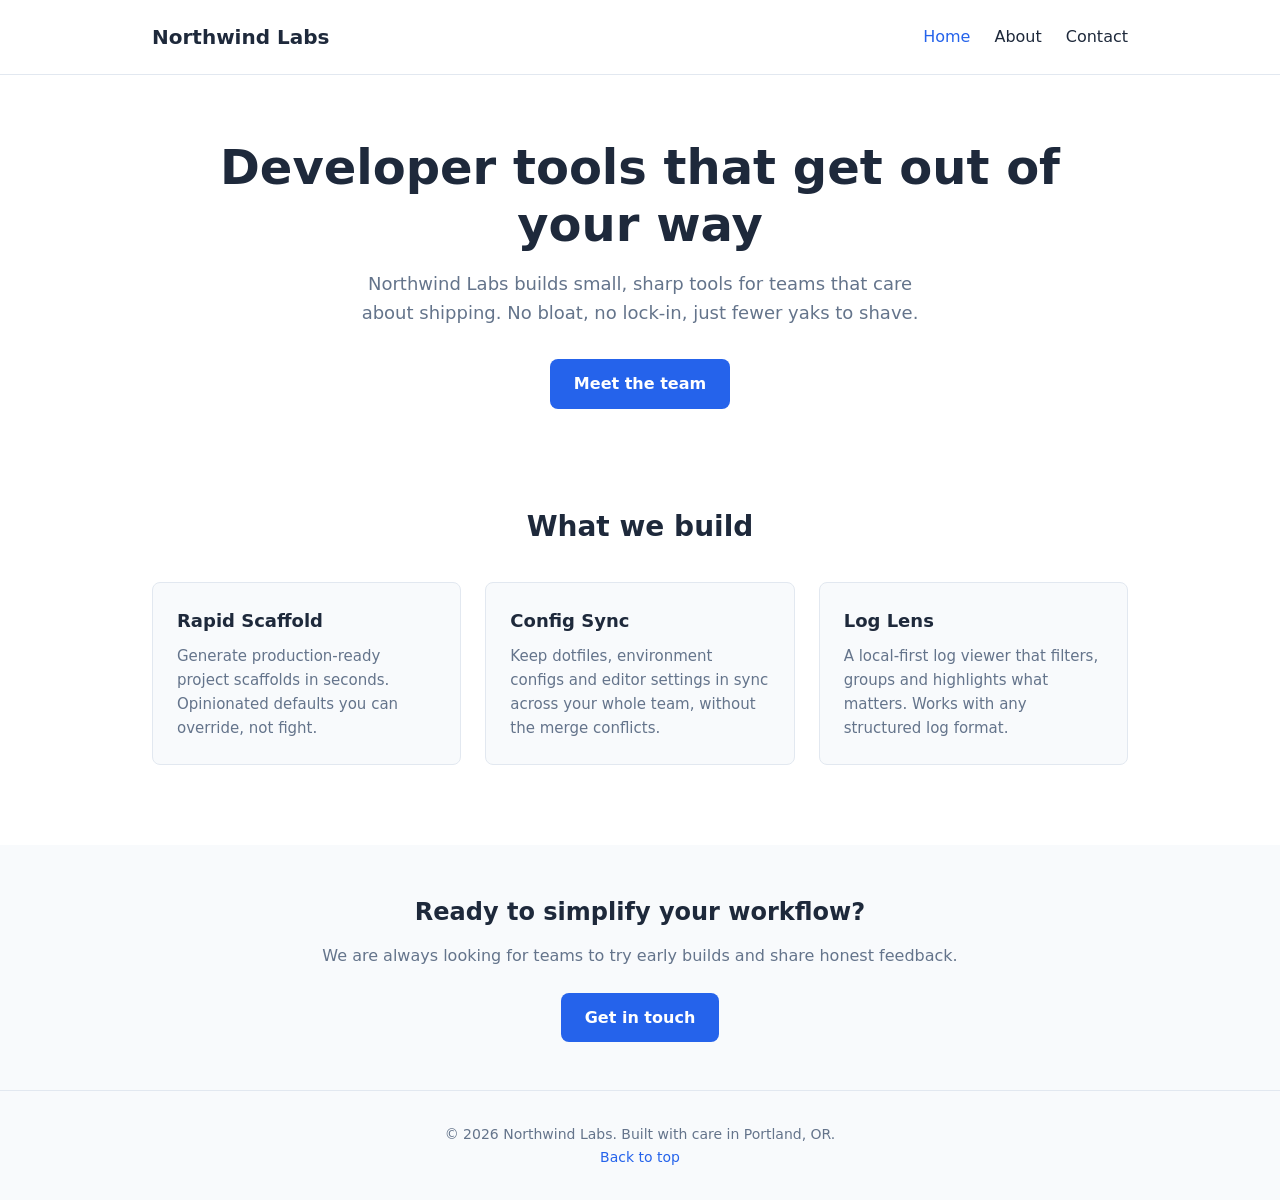
<file: index.html>
<!DOCTYPE html>
<html lang="en">
<head>
  <meta charset="utf-8">
  <meta name="viewport" content="width=device-width, initial-scale=1">
  <title>Northwind Labs — Developer Tools That Just Work</title>
  <meta name="description" content="Northwind Labs builds developer tools that help small teams ship faster with less friction.">
  <link rel="stylesheet" href="css/styles.css">
</head>
<body id="top">

  <header class="site-header">
    <div class="header-inner">
      <a href="index.html" class="logo">Northwind Labs</a>
      <button class="nav-toggle" aria-expanded="false" aria-controls="main-nav" aria-label="Toggle navigation">
        <svg viewBox="0 0 24 24" fill="none" stroke="currentColor" stroke-width="2" stroke-linecap="round">
          <line x1="3" y1="6" x2="21" y2="6"></line>
          <line x1="3" y1="12" x2="21" y2="12"></line>
          <line x1="3" y1="18" x2="21" y2="18"></line>
        </svg>
      </button>
      <nav>
        <ul class="nav-list" id="main-nav">
          <li><a href="index.html" aria-current="page">Home</a></li>
          <li><a href="about.html">About</a></li>
          <li><a href="contact.html">Contact</a></li>
        </ul>
      </nav>
    </div>
  </header>

  <main>
    <section class="hero">
      <div class="container">
        <h1>Developer tools that get out of your way</h1>
        <p>Northwind Labs builds small, sharp tools for teams that care about shipping. No bloat, no lock-in, just fewer yaks to shave.</p>
        <a href="about.html" class="btn">Meet the team</a>
      </div>
    </section>

    <section class="features">
      <div class="container">
        <h2>What we build</h2>
        <div class="card-grid">
          <article class="card">
            <h3>Rapid Scaffold</h3>
            <p>Generate production-ready project scaffolds in seconds. Opinionated defaults you can override, not fight.</p>
          </article>
          <article class="card">
            <h3>Config Sync</h3>
            <p>Keep dotfiles, environment configs and editor settings in sync across your whole team, without the merge conflicts.</p>
          </article>
          <article class="card">
            <h3>Log Lens</h3>
            <p>A local-first log viewer that filters, groups and highlights what matters. Works with any structured log format.</p>
          </article>
        </div>
      </div>
    </section>

    <section class="cta">
      <div class="container">
        <h2>Ready to simplify your workflow?</h2>
        <p>We are always looking for teams to try early builds and share honest feedback.</p>
        <a href="contact.html" class="btn">Get in touch</a>
      </div>
    </section>
  </main>

  <footer class="site-footer">
    <div class="footer-inner">
      <p>&copy; 2026 Northwind Labs. Built with care in Portland, OR.</p>
      <p><a href="#top">Back to top</a></p>
    </div>
  </footer>

  <script src="js/main.js"></script>
</body>
</html>
</file>
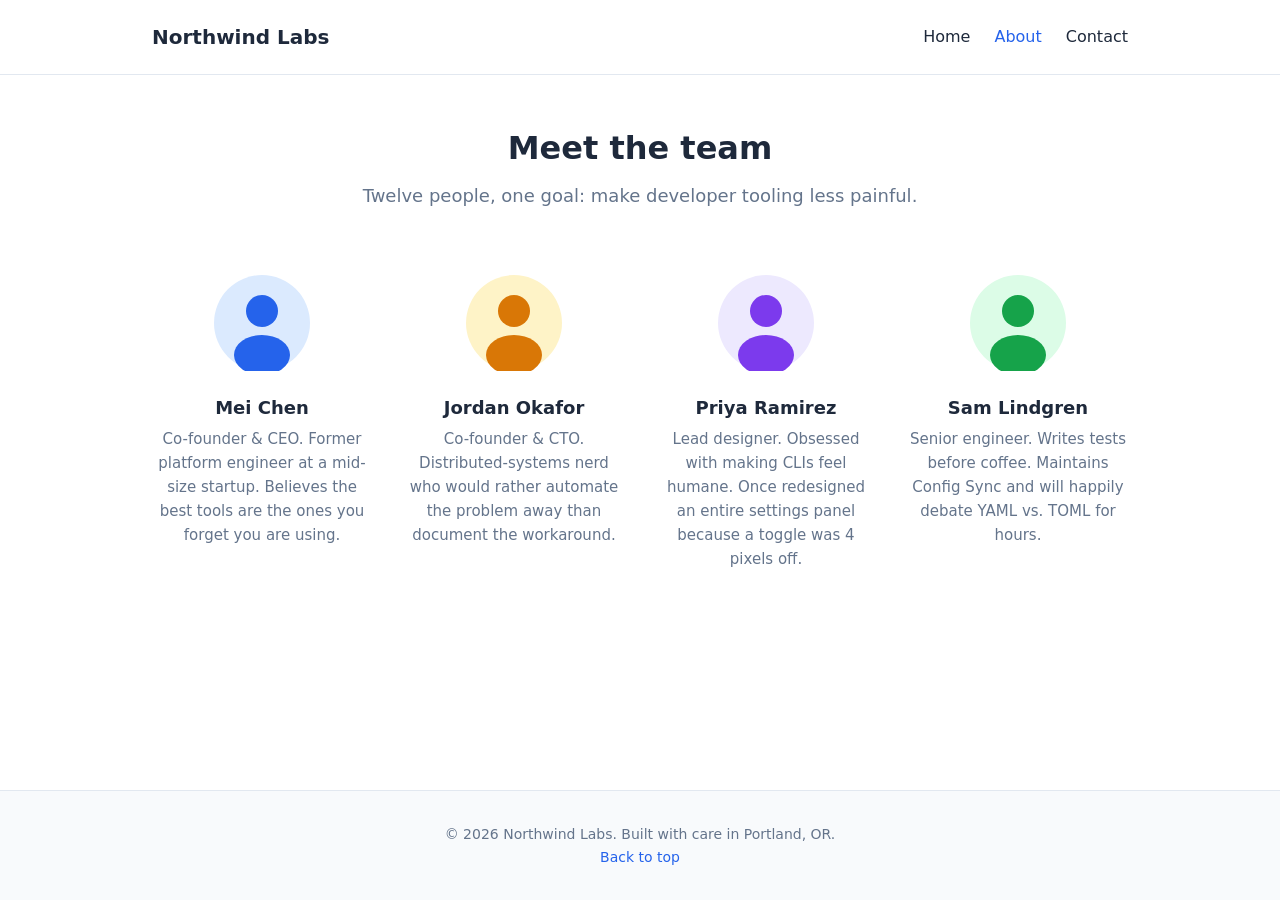
<file: about.html>
<!DOCTYPE html>
<html lang="en">
<head>
  <meta charset="utf-8">
  <meta name="viewport" content="width=device-width, initial-scale=1">
  <title>About — Northwind Labs</title>
  <meta name="description" content="Meet the team behind Northwind Labs. Twelve people building developer tools in Portland, OR.">
  <link rel="stylesheet" href="css/styles.css">
</head>
<body id="top">

  <header class="site-header">
    <div class="header-inner">
      <a href="index.html" class="logo">Northwind Labs</a>
      <button class="nav-toggle" aria-expanded="false" aria-controls="main-nav" aria-label="Toggle navigation">
        <svg viewBox="0 0 24 24" fill="none" stroke="currentColor" stroke-width="2" stroke-linecap="round">
          <line x1="3" y1="6" x2="21" y2="6"></line>
          <line x1="3" y1="12" x2="21" y2="12"></line>
          <line x1="3" y1="18" x2="21" y2="18"></line>
        </svg>
      </button>
      <nav>
        <ul class="nav-list" id="main-nav">
          <li><a href="index.html">Home</a></li>
          <li><a href="about.html" aria-current="page">About</a></li>
          <li><a href="contact.html">Contact</a></li>
        </ul>
      </nav>
    </div>
  </header>

  <main>
    <section class="page-header">
      <div class="container">
        <h1>Meet the team</h1>
        <p>Twelve people, one goal: make developer tooling less painful.</p>
      </div>
    </section>

    <section class="team">
      <div class="container">
        <div class="team-grid">

          <article class="member">
            <svg class="avatar" viewBox="0 0 96 96" xmlns="http://www.w3.org/2000/svg" role="img" aria-label="Illustrated portrait of Mei Chen">
              <circle cx="48" cy="48" r="48" fill="#dbeafe"/>
              <circle cx="48" cy="36" r="16" fill="#2563eb"/>
              <ellipse cx="48" cy="80" rx="28" ry="20" fill="#2563eb"/>
            </svg>
            <h2>Mei Chen</h2>
            <p>Co-founder &amp; CEO. Former platform engineer at a mid-size startup. Believes the best tools are the ones you forget you are using.</p>
          </article>

          <article class="member">
            <svg class="avatar" viewBox="0 0 96 96" xmlns="http://www.w3.org/2000/svg" role="img" aria-label="Illustrated portrait of Jordan Okafor">
              <circle cx="48" cy="48" r="48" fill="#fef3c7"/>
              <circle cx="48" cy="36" r="16" fill="#d97706"/>
              <ellipse cx="48" cy="80" rx="28" ry="20" fill="#d97706"/>
            </svg>
            <h2>Jordan Okafor</h2>
            <p>Co-founder &amp; CTO. Distributed-systems nerd who would rather automate the problem away than document the workaround.</p>
          </article>

          <article class="member">
            <svg class="avatar" viewBox="0 0 96 96" xmlns="http://www.w3.org/2000/svg" role="img" aria-label="Illustrated portrait of Priya Ramirez">
              <circle cx="48" cy="48" r="48" fill="#ede9fe"/>
              <circle cx="48" cy="36" r="16" fill="#7c3aed"/>
              <ellipse cx="48" cy="80" rx="28" ry="20" fill="#7c3aed"/>
            </svg>
            <h2>Priya Ramirez</h2>
            <p>Lead designer. Obsessed with making CLIs feel humane. Once redesigned an entire settings panel because a toggle was 4 pixels off.</p>
          </article>

          <article class="member">
            <svg class="avatar" viewBox="0 0 96 96" xmlns="http://www.w3.org/2000/svg" role="img" aria-label="Illustrated portrait of Sam Lindgren">
              <circle cx="48" cy="48" r="48" fill="#dcfce7"/>
              <circle cx="48" cy="36" r="16" fill="#16a34a"/>
              <ellipse cx="48" cy="80" rx="28" ry="20" fill="#16a34a"/>
            </svg>
            <h2>Sam Lindgren</h2>
            <p>Senior engineer. Writes tests before coffee. Maintains Config Sync and will happily debate YAML vs. TOML for hours.</p>
          </article>

        </div>
      </div>
    </section>
  </main>

  <footer class="site-footer">
    <div class="footer-inner">
      <p>&copy; 2026 Northwind Labs. Built with care in Portland, OR.</p>
      <p><a href="#top">Back to top</a></p>
    </div>
  </footer>

  <script src="js/main.js"></script>
</body>
</html>
</file>
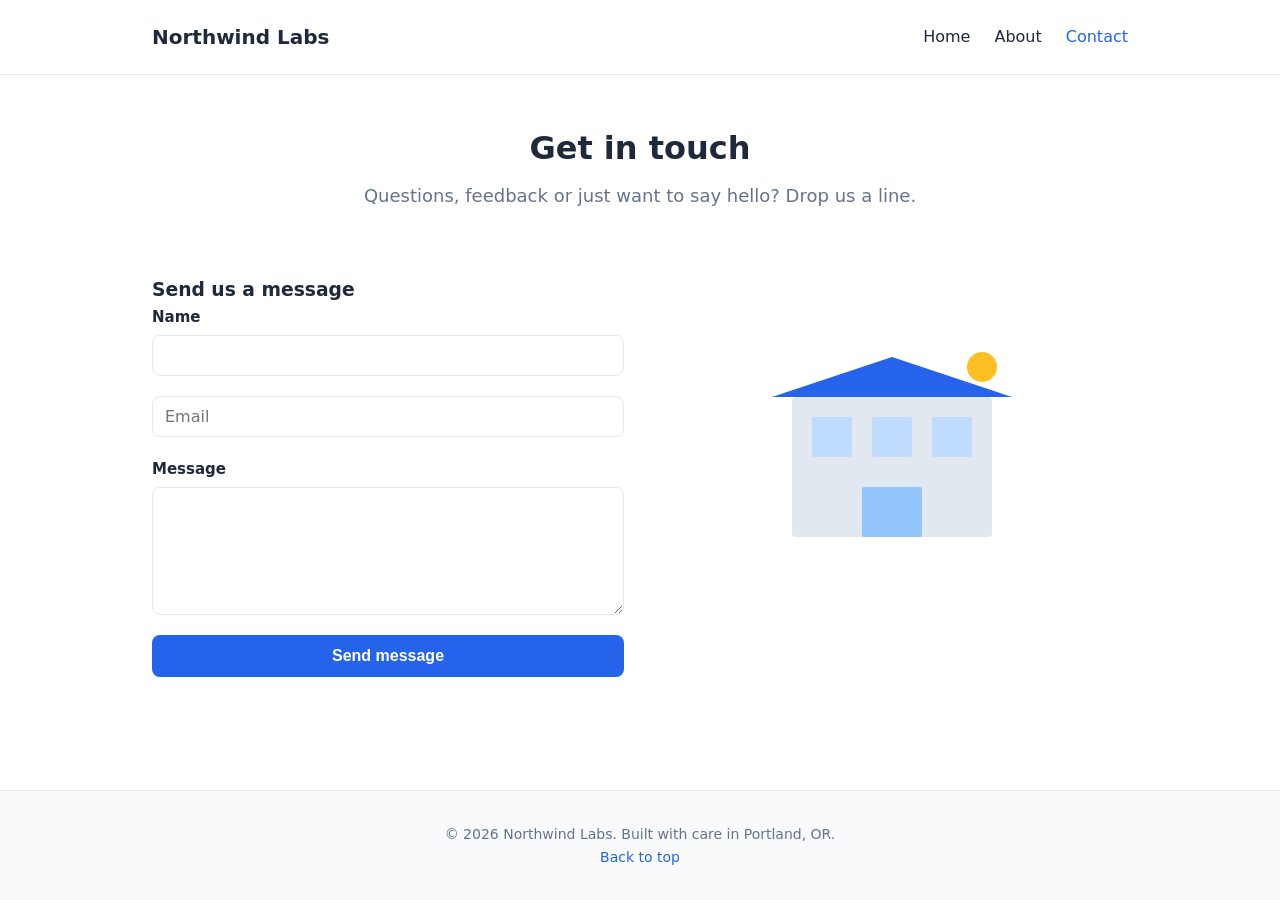
<file: contact.html>
<!DOCTYPE html>
<html lang="en">
<head>
  <meta charset="utf-8">
  <meta name="viewport" content="width=device-width, initial-scale=1">
  <title>Contact — Northwind Labs</title>
  <meta name="description" content="Get in touch with the Northwind Labs team. We would love to hear from you.">
  <link rel="stylesheet" href="css/styles.css">
</head>
<body id="top">

  <header class="site-header">
    <div class="header-inner">
      <a href="index.html" class="logo">Northwind Labs</a>
      <button class="nav-toggle" aria-expanded="false" aria-controls="main-nav" aria-label="Toggle navigation">
        <svg viewBox="0 0 24 24" fill="none" stroke="currentColor" stroke-width="2" stroke-linecap="round">
          <line x1="3" y1="6" x2="21" y2="6"></line>
          <line x1="3" y1="12" x2="21" y2="12"></line>
          <line x1="3" y1="18" x2="21" y2="18"></line>
        </svg>
      </button>
      <nav>
        <ul class="nav-list" id="main-nav">
          <li><a href="index.html">Home</a></li>
          <li><a href="about.html">About</a></li>
          <li><a href="contact.html" aria-current="page">Contact</a></li>
        </ul>
      </nav>
    </div>
  </header>

  <main>
    <section class="page-header">
      <div class="container">
        <h1>Get in touch</h1>
        <p>Questions, feedback or just want to say hello? Drop us a line.</p>
      </div>
    </section>

    <section class="contact-section">
      <div class="container">
        <h3>Send us a message</h3>
        <div class="contact-layout">

          <form class="contact-form" action="#" method="post">
            <div class="form-group">
              <label for="name">Name</label>
              <input type="text" id="name" name="name" required>
            </div>
            <div class="form-group">
              <input type="email" id="email" name="email" placeholder="Email" required>
            </div>
            <div class="form-group">
              <label for="message">Message</label>
              <textarea id="message" name="message" required></textarea>
            </div>
            <button type="submit" class="btn">Send message</button>
          </form>

          <div class="office-illustration">
            <svg width="280" height="220" viewBox="0 0 280 220" xmlns="http://www.w3.org/2000/svg">
              <rect x="40" y="60" width="200" height="140" rx="4" fill="#e2e8f0"/>
              <rect x="60" y="80" width="40" height="40" rx="2" fill="#bfdbfe"/>
              <rect x="120" y="80" width="40" height="40" rx="2" fill="#bfdbfe"/>
              <rect x="180" y="80" width="40" height="40" rx="2" fill="#bfdbfe"/>
              <rect x="110" y="150" width="60" height="50" rx="2" fill="#93c5fd"/>
              <polygon points="140,20 260,60 20,60" fill="#2563eb"/>
              <circle cx="230" cy="30" r="15" fill="#fbbf24"/>
            </svg>
          </div>

        </div>
      </div>
    </section>
  </main>

  <footer class="site-footer">
    <div class="footer-inner">
      <p>&copy; 2026 Northwind Labs. Built with care in Portland, OR.</p>
      <p><a href="#top">Back to top</a></p>
    </div>
  </footer>

  <script src="js/main.js"></script>
</body>
</html>
</file>
<file: css/styles.css>
:root {
  --accent: #2563eb;
  --accent-hover: #1d4ed8;
  --text: #1e293b;
  --text-light: #64748b;
  --bg: #ffffff;
  --bg-alt: #f8fafc;
  --border: #e2e8f0;
  --radius: 0.5rem;
  --max-width: 64rem;
}

*,
*::before,
*::after {
  box-sizing: border-box;
  margin: 0;
  padding: 0;
}

body {
  font-family: system-ui, -apple-system, "Segoe UI", Roboto, sans-serif;
  color: var(--text);
  background: var(--bg);
  line-height: 1.6;
  min-height: 100vh;
  display: flex;
  flex-direction: column;
}

a {
  color: var(--accent);
  text-decoration: none;
}

a:hover {
  text-decoration: underline;
}

img {
  max-width: 100%;
  height: auto;
  display: block;
}

/* Header */
.site-header {
  background: var(--bg);
  border-bottom: 1px solid var(--border);
  position: sticky;
  top: 0;
  z-index: 100;
}

.header-inner {
  max-width: var(--max-width);
  margin: 0 auto;
  padding: 1rem 1.5rem;
  display: flex;
  align-items: center;
  justify-content: space-between;
}

.logo {
  font-size: 1.25rem;
  font-weight: 700;
  color: var(--text);
  text-decoration: none;
}

.logo:hover {
  text-decoration: none;
  color: var(--accent);
}

.nav-toggle {
  display: block;
  background: none;
  border: none;
  cursor: pointer;
  padding: 0.25rem;
  color: var(--text);
}

.nav-toggle svg {
  width: 1.5rem;
  height: 1.5rem;
}

.nav-list {
  list-style: none;
  display: none;
  flex-direction: column;
  gap: 0.25rem;
  position: absolute;
  top: 100%;
  left: 0;
  right: 0;
  background: var(--bg);
  border-bottom: 1px solid var(--border);
  padding: 0.5rem 1.5rem 1rem;
}

.nav-list.open {
  display: flex;
}

.nav-list a {
  display: block;
  padding: 0.5rem 0;
  color: var(--text);
  font-weight: 500;
}

.nav-list a:hover,
.nav-list a[aria-current="page"] {
  color: var(--accent);
}

/* Main content */
main {
  flex: 1;
}

.container {
  max-width: var(--max-width);
  margin: 0 auto;
  padding: 0 1.5rem;
}

/* Hero */
.hero {
  padding: 4rem 0 3rem;
  text-align: center;
}

.hero h1 {
  font-size: 2.25rem;
  line-height: 1.2;
  margin-bottom: 1rem;
}

.hero p {
  font-size: 1.125rem;
  color: var(--text-light);
  max-width: 36rem;
  margin: 0 auto 2rem;
}

.btn {
  display: inline-block;
  padding: 0.75rem 1.5rem;
  background: var(--accent);
  color: #fff;
  border: none;
  border-radius: var(--radius);
  font-size: 1rem;
  font-weight: 600;
  cursor: pointer;
  text-decoration: none;
}

.btn:hover {
  background: var(--accent-hover);
  text-decoration: none;
}

/* Feature cards */
.features {
  padding: 3rem 0;
}

.features h2 {
  text-align: center;
  font-size: 1.75rem;
  margin-bottom: 2rem;
}

.card-grid {
  display: grid;
  gap: 1.5rem;
}

.card {
  background: var(--bg-alt);
  border: 1px solid var(--border);
  border-radius: var(--radius);
  padding: 1.5rem;
}

.card h3 {
  font-size: 1.125rem;
  margin-bottom: 0.5rem;
}

.card p {
  color: var(--text-light);
  font-size: 0.9375rem;
}

/* CTA */
.cta {
  padding: 3rem 0;
  text-align: center;
  background: var(--bg-alt);
  margin-top: 2rem;
}

.cta h2 {
  font-size: 1.5rem;
  margin-bottom: 0.75rem;
}

.cta p {
  color: var(--text-light);
  margin-bottom: 1.5rem;
}

/* About page */
.page-header {
  padding: 3rem 0 2rem;
  text-align: center;
}

.page-header h1 {
  font-size: 2rem;
  margin-bottom: 0.5rem;
}

.page-header p {
  color: var(--text-light);
  font-size: 1.125rem;
}

.team {
  padding: 2rem 0 4rem;
}

.team-grid {
  display: grid;
  gap: 2rem;
}

.member {
  text-align: center;
}

.avatar {
  width: 6rem;
  height: 6rem;
  margin: 0 auto 1rem;
}

.member h2 {
  font-size: 1.125rem;
  margin-bottom: 0.25rem;
}

.member p {
  color: var(--text-light);
  font-size: 0.9375rem;
}

/* Contact page */
.contact-section {
  padding: 2rem 0 4rem;
}

.contact-layout {
  display: grid;
  gap: 2rem;
}

.contact-form {
  display: flex;
  flex-direction: column;
  gap: 1.25rem;
}

.form-group {
  display: flex;
  flex-direction: column;
  gap: 0.375rem;
}

.form-group label {
  font-weight: 600;
  font-size: 0.9375rem;
}

.form-group input,
.form-group textarea {
  padding: 0.625rem 0.75rem;
  border: 1px solid var(--border);
  border-radius: var(--radius);
  font-family: inherit;
  font-size: 1rem;
  color: var(--text);
}

.form-group textarea {
  min-height: 8rem;
  resize: vertical;
}

.form-group input:focus,
.form-group textarea:focus {
  outline: 2px solid var(--accent);
  outline-offset: 1px;
  border-color: var(--accent);
}

.office-illustration {
  display: flex;
  align-items: center;
  justify-content: center;
  padding: 2rem 0;
}

/* Footer */
.site-footer {
  background: var(--bg-alt);
  border-top: 1px solid var(--border);
  padding: 2rem 0;
  margin-top: auto;
}

.footer-inner {
  max-width: var(--max-width);
  margin: 0 auto;
  padding: 0 1.5rem;
  text-align: center;
  color: var(--text-light);
  font-size: 0.875rem;
}

/* Tablet and up */
@media (min-width: 48rem) {
  .nav-toggle {
    display: none;
  }

  .nav-list {
    display: flex;
    flex-direction: row;
    gap: 1.5rem;
    position: static;
    background: none;
    border: none;
    padding: 0;
  }

  .card-grid {
    grid-template-columns: repeat(3, 1fr);
  }

  .team-grid {
    grid-template-columns: repeat(2, 1fr);
  }

  .contact-layout {
    grid-template-columns: 1fr 1fr;
    align-items: start;
  }

  .hero h1 {
    font-size: 3rem;
  }
}

@media (min-width: 64rem) {
  .team-grid {
    grid-template-columns: repeat(4, 1fr);
  }
}
</file>
